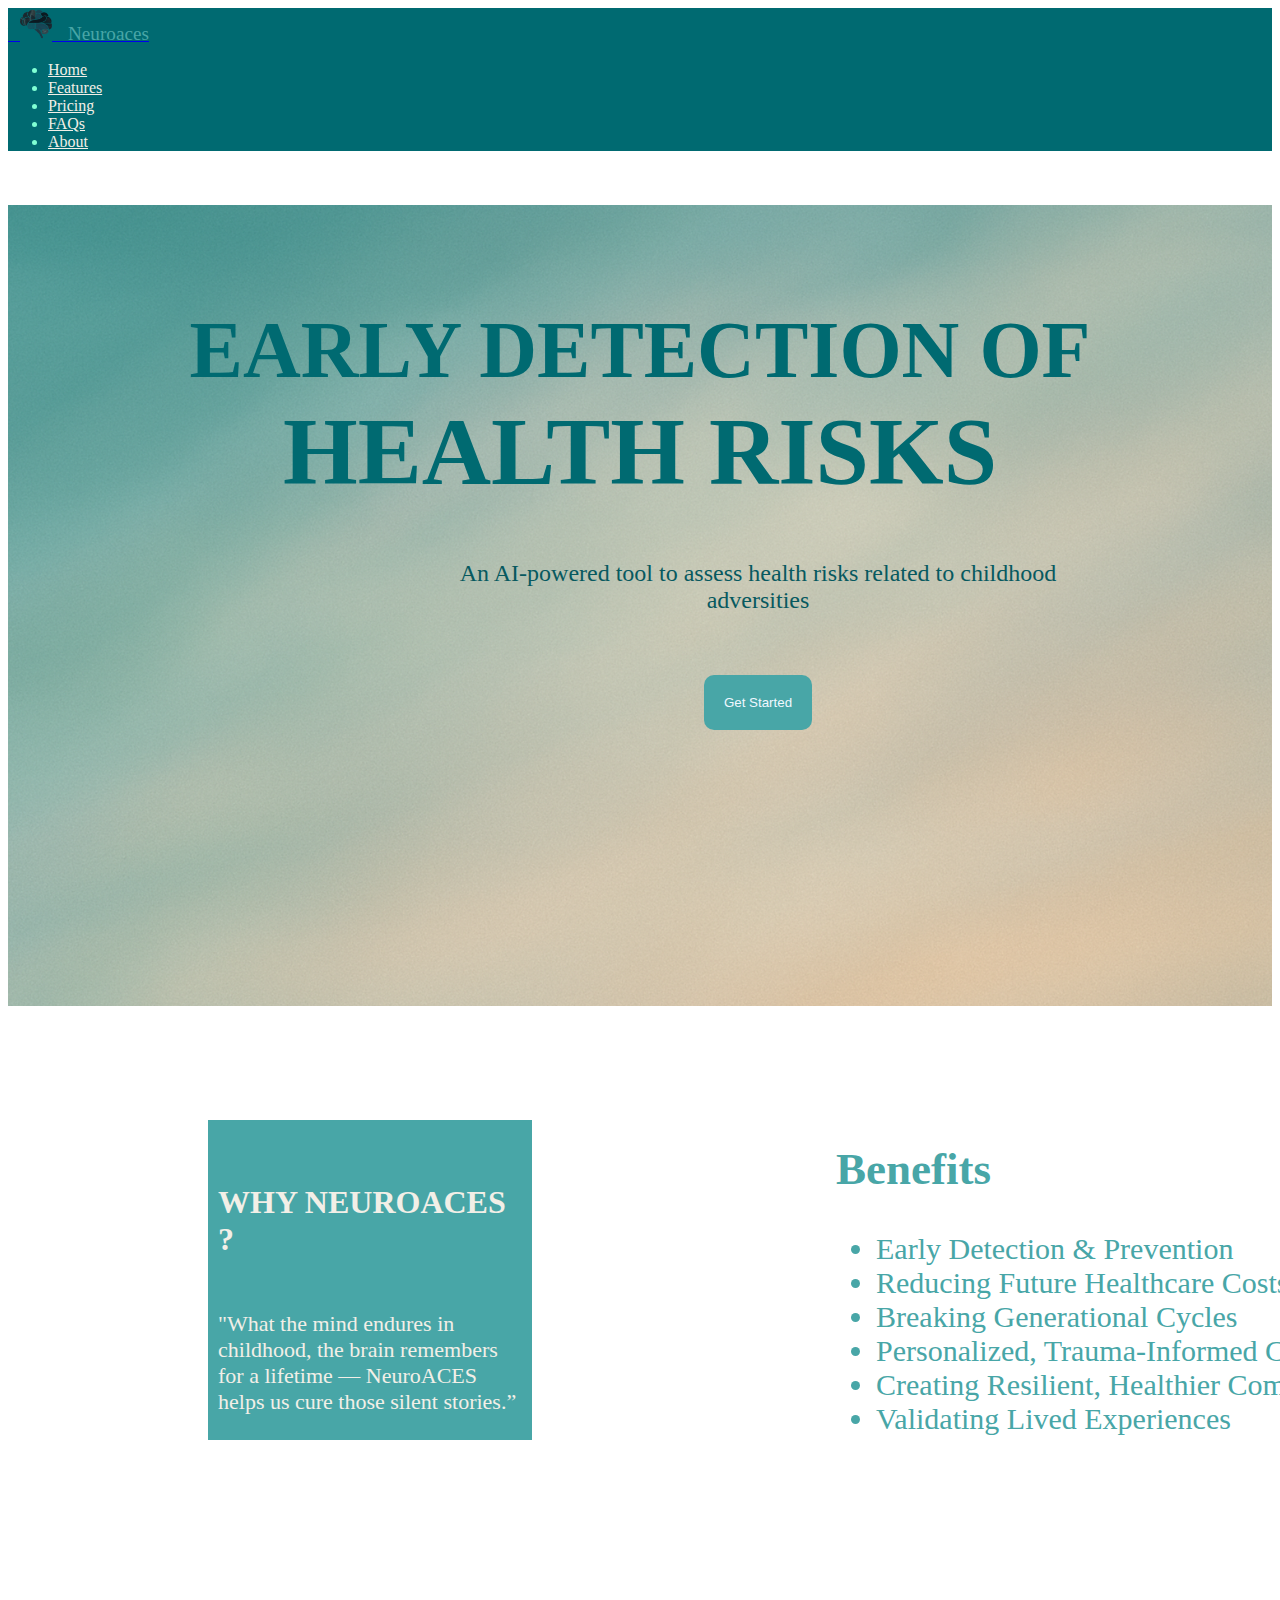
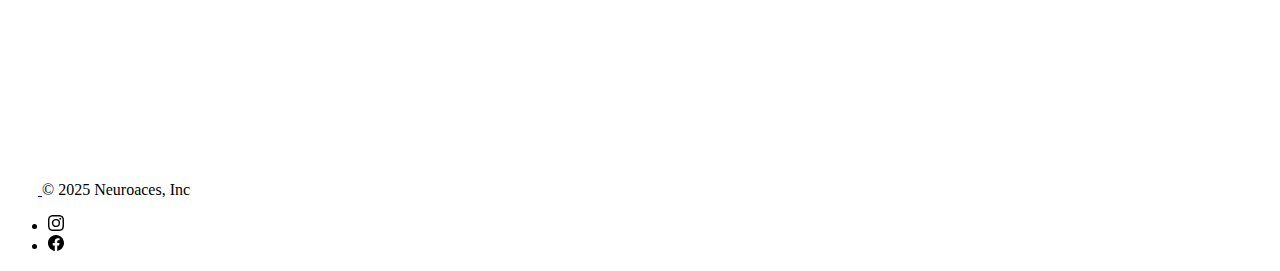
<file: templates/index.html>
<!DOCTYPE html>
<html lang="en">
<head>
  <meta charset="UTF-8">
  <meta name="viewport" content="width=device-width, initial-scale=1.0">
  <title>Neuroaces</title>
  <link rel="stylesheet" href="./style.css">
  <link href="https://cdn.jsdelivr.net/npm/bootstrap@5.3.5/dist/css/bootstrap.min.css" rel="stylesheet" integrity="sha384-SgOJa3DmI69IUzQ2PVdRZhwQ+dy64/BUtbMJw1MZ8t5HZApcHrRKUc4W0kG879m7" crossorigin="anonymous">
  <link rel="preconnect" href="https://fonts.googleapis.com">
<link rel="preconnect" href="https://fonts.gstatic.com" crossorigin>
<link href="https://fonts.googleapis.com/css2?family=Roboto:ital,wght@0,500;1,500&display=swap" rel="stylesheet">
<link rel="preconnect" href="https://fonts.googleapis.com">
<link rel="preconnect" href="https://fonts.gstatic.com" crossorigin>
<link href="https://fonts.googleapis.com/css2?family=Comic+Relief&display=swap" rel="stylesheet">
</head>
<body>
  <header class="d-flex flex-wrap justify-content-center py-3">
    <a href="/" class="d-flex align-items-center mb-3 mb-md-0 me-md-auto link-body-emphasis text-decoration-none">
      <span style="color:#006A71;">h</span>
       <img src="./assets/images/58493dcf-761f-46f6-9010-fcb7dda35679-removebg-preview.png" height="32" />
       <span style="color:#006A71;">h</span>
      <span class="fs-4" style="color: #48A6A7; font-size: larger;"> Neuroaces</span>
    </a>

    <ul class="nav nav-pills">
      <li class="nav-item" ><a href="#" class="nav-link " style="color:#F2EFE7;">Home</a></li>
      <li class="nav-item" ><a href="#" class="nav-link" style="color:#F2EFE7;">Features</a></li>
      <li class="nav-item"><a href="#" class="nav-link" style="color:#F2EFE7;">Pricing</a></li>
      <li class="nav-item"><a href="#" class="nav-link" style="color:#F2EFE7;">FAQs</a></li>
      <li class="nav-item"><a href="./explanation.html" class="nav-link" style="color:#F2EFE7;">About</a></li>
    </ul>
  </header>
  <div class="hero-section">
  <h1 style="color: #006A71;";>
  EARLY DETECTION OF
  <br/>
  <span style="font-size: larger;">HEALTH RISKS</span>
  </h1>
  <div class="descripton">
    <p style="color: #07595f;">
    An AI-powered tool to assess health risks related to childhood adversities
    </p>
    
    <br>
    <button class="button2"><a class="button2_text" href="./input.html">Get Started</a></button>
 </div>
 </div>
   



  <!------------------------------------------------------------------->

  <div class="info-section">
  <div class="card" style="width: 19rem;" id="card1">
    <div class="card-body">
      <h5 class="card-title" style="font-size: 2rem;">WHY NEUROACES ?</h5>

      <p class="card-text" style="font-size: 22px;">"What the mind endures in childhood, the brain remembers for a lifetime — NeuroACES helps us cure those silent stories.”
     
    </div>
  </div>
   <div class="Benefits">
   <h2 style="color: #48A6A7;">Benefits</h2>
   <ul style="color: #48A6A7;">
      <li>Early Detection & Prevention</li>
      <li> Reducing Future Healthcare Costs</li>
      <li>Breaking Generational Cycles</li>
      <li>Personalized, Trauma-Informed Care</li>
      <li>Creating Resilient, Healthier Communities</li>
      <li> Validating Lived Experiences</li>
   </ul>
  </div>
  </div>

<!------------------------------------------------------------------->


  <div class="footer">

    <div class="container">
      <footer class="d-flex flex-wrap justify-content-between align-items-center py-3 my-4 border-top">
        <div class="col-md-4 d-flex align-items-center">
          <a href="/" class="mb-3 me-2 mb-md-0 text-body-secondary text-decoration-none lh-1" aria-label="Bootstrap">
            <svg class="bi" width="30" height="24" aria-hidden="true"><use xlink:href="#bootstrap"></use></svg>
          </a>
          <span class="mb-3 mb-md-0 text-body-secondary">© 2025 Neuroaces, Inc</span>
        </div>
    
        <ul class="nav col-md-4 justify-content-end list-unstyled d-flex">
          <li class="ms-3"><a class="text-body-secondary" href="https://www.instagram.com/?flo=true" aria-label="Instagram"><img src="./assets/images/instagram.svg"></a></li>
          <li class="ms-3"><a class="text-body-secondary" href="https://www.facebook.com/" aria-label="Facebook"><img src="./assets/images/facebook.svg"></a></li>
        </ul>
      </footer>
    </div>


    
  </div>
  

  
</body>
</html>
</file>
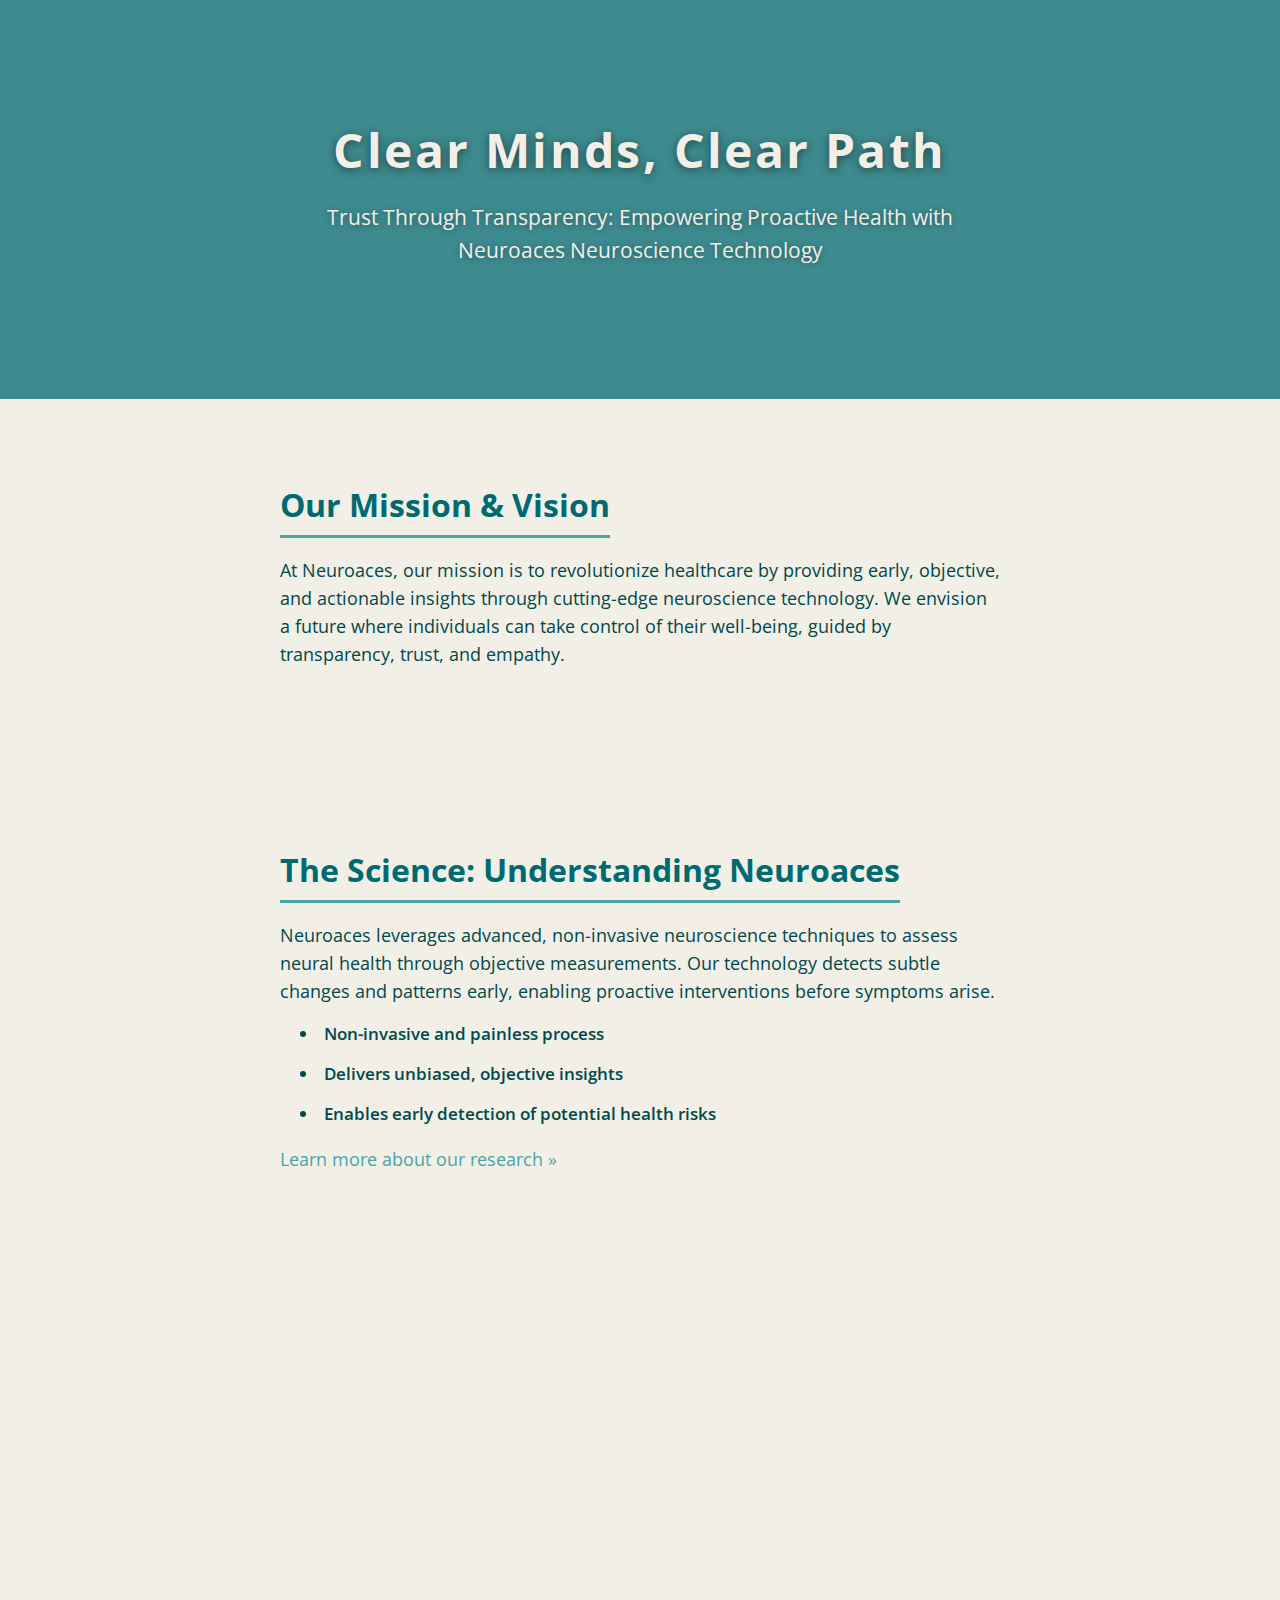
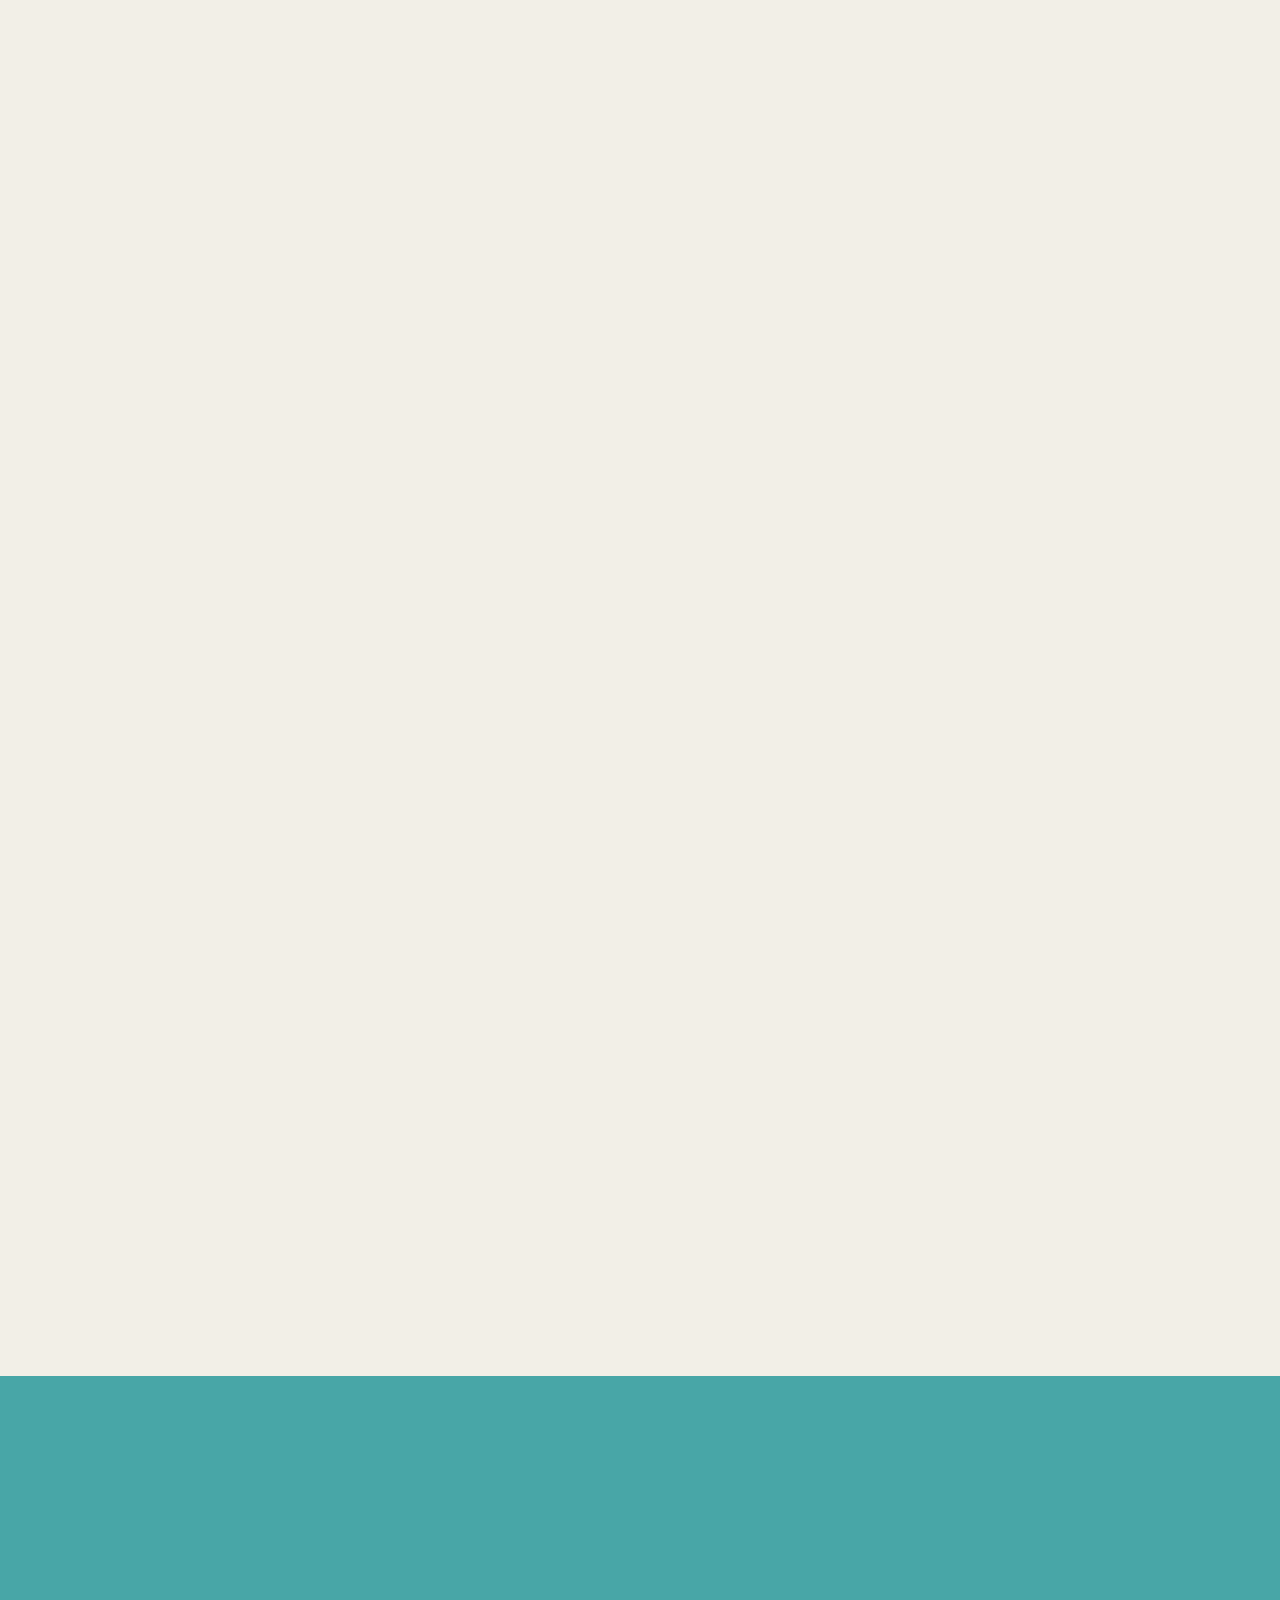
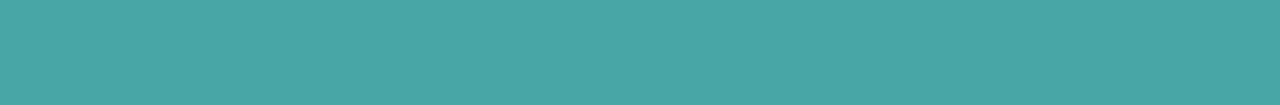
<file: templates/hello.html>
<!DOCTYPE html>
<html lang="en">
<head>
<meta charset="UTF-8" />
<meta name="viewport" content="width=device-width, initial-scale=1" />
<title>About Neuroaces - Clear Minds, Clear Path</title>
<style>
  @import url('https://fonts.googleapis.com/css2?family=Open+Sans:wght@400;600;700&display=swap');

  /* CSS Reset */
  *, *::before, *::after {
    box-sizing: border-box;
  }
  body {
    margin:0; padding:0;
    font-family: 'Open Sans', sans-serif;
    background-color: #F2EFE7;
    color: #006A71;
    line-height: 1.6;
    -webkit-font-smoothing: antialiased;
    -moz-osx-font-smoothing: grayscale;
  }
  a {
    color: #48A6A7;
    text-decoration: none;
    transition: color 0.3s ease;
  }
  a:hover, a:focus {
    color: #006A71;
    outline: none;
  }
  h1,h2,h3 {
    color: #006A71;
    margin-top: 0;
  }
  h1 {
    font-size: 2.8rem;
    font-weight: 700;
    letter-spacing: 0.05em;
    margin-bottom: 0.5rem;
    color: #00494C;
  }
  h2 {
    font-size: 2rem;
    font-weight: 700;
    margin-bottom: 1rem;
    border-bottom: 3px solid #48A6A7;
    padding-bottom: 0.3rem;
    max-width: fit-content;
  }
  h3 {
    font-size: 1.3rem;
    font-weight: 600;
    margin-bottom: 0.4rem;
  }
  p {
    max-width: 720px;
    margin-bottom: 1.25rem;
    color: #00494C;
  }

  /* Container */
  .container {
    width: 90%;
    max-width: 1100px;
    margin: 0 auto;
  }

  /* Hero Section */
  header.hero {
    position: relative;
    background: url('https://images.unsplash.com/photo-1534759846110-9e9d97f4b4d8?auto=format&fit=crop&w=1470&q=80') no-repeat center center/cover;
    color: #F2EFE7;
    padding: 7rem 1.5rem 7rem 1.5rem;
    text-align: center;
  }
  header.hero::after {
    content: '';
    position: absolute;
    inset: 0;
    background: rgba(0, 106, 113, 0.75);
    z-index: 0;
  }
  header.hero .hero-content {
    position: relative;
    max-width: 700px;
    margin: 0 auto;
    z-index: 1;
  }
  header.hero h1 {
    font-size: 3rem;
    text-shadow: 0 2px 10px rgba(0,0,0,0.5);
  }
  header.hero p {
    font-size: 1.3rem;
    font-weight: 400;
    margin-top: 0.75rem;
    text-shadow: 0 1px 6px rgba(0,0,0,0.4);
  }

  /* Content Sections Full Width (images removed) */
  .content-section {
    padding: 5rem 0;
    max-width: 720px;
    margin-left: auto;
    margin-right: auto;
  }
  .content-section h2 {
    margin-bottom: 1rem;
  }
  .content-section p {
    font-size: 1.1rem;
    font-weight: 400;
    color: #00494C;
    margin-bottom: 1rem;
  }
  ul.features-list {
    padding-left: 1.25rem;
    color: #00494C;
    font-weight: 600;
    font-size: 1.05rem;
    margin-top: 1rem;
  }
  ul.features-list li {
    margin-bottom: 0.8rem;
    list-style-position: inside;
  }

  /* Team Section */
  section.team {
    background: #9ACBD0;
    border-radius: 15px;
    padding: 4rem 1.5rem;
    text-align: center;
    margin-bottom: 5rem;
    box-shadow: 0 10px 25px rgba(0,106,113,0.15);
  }
  section.team h2 {
    color: #00494C;
    margin-bottom: 3rem;
  }
  .team-grid {
    display: grid;
    gap: 2rem;
    grid-template-columns: repeat(auto-fit,minmax(250px,1fr));
    max-width: 1100px;
    margin: 0 auto;
  }
  .team-member {
    background: #48A6A7;
    color: #F2EFE7;
    border-radius: 15px;
    padding: 1.5rem 1.3rem;
    box-shadow: 0 7px 20px rgba(0,106,113,0.25);
    transition: transform 0.3s ease;
  }
  .team-member:hover, .team-member:focus-within {
    transform: translateY(-6px);
    box-shadow: 0 12px 30px rgba(0,106,113,0.35);
    outline: none;
  }
  .team-member img {
    border-radius: 50%;
    width: 120px;
    height: 120px;
    object-fit: cover;
    border: 4px solid #F2EFE7;
    margin-bottom: 1rem;
  }
  .team-member h3 {
    margin-bottom: 0.3rem;
    font-weight: 700;
  }
  .team-member p {
    font-weight: 400;
    font-size: 1rem;
    line-height: 1.3;
  }

  /* Core Values */
  section.values {
    margin-bottom: 5rem;
    text-align: center;
  }
  section.values h2 {
    margin-bottom: 3rem;
    color: #006A71;
  }
  .values-grid {
    display: grid;
    gap: 2rem 3rem;
    grid-template-columns: repeat(auto-fit,minmax(220px,1fr));
    max-width: 1100px;
    margin: 0 auto;
  }
  .value-card {
    background: #48A6A7;
    border-radius: 12px;
    color: #F2EFE7;
    padding: 2rem 1.5rem;
    box-shadow: 0 7px 18px rgba(0,106,113,0.3);
    transition: background-color 0.3s ease;
  }
  .value-card:hover, .value-card:focus-within {
    background-color: #006A71;
    outline: none;
    cursor: default;
  }
  .value-card h3 {
    margin-bottom: 1rem;
  }
  .value-card p {
    font-size: 1rem;
    line-height: 1.4;
  }

  /* Trust & Credibility */
  section.trust {
    background: #E8EEED;
    padding: 3rem 1.5rem;
    border-radius: 15px;
    max-width: 900px;
    margin: 0 auto 6rem auto;
    box-shadow: 0 8px 25px rgba(0,106,113,0.12);
    color: #006A71;
    text-align: center;
  }
  section.trust h2 {
    margin-bottom: 2rem;
  }
  section.trust ul {
    list-style: none;
    padding: 0;
    font-size: 1.15rem;
    font-weight: 600;
    line-height: 1.6;
    max-width: 480px;
    margin: 0 auto;
  }
  section.trust ul li {
    position: relative;
    padding-left: 25px;
    margin-bottom: 1.4rem;
  }
  section.trust ul li::before {
    content: "✔";
    position: absolute;
    left: 0;
    top: 0;
    color: #48A6A7;
    font-weight: bold;
    font-size: 1.5rem;
    line-height: 1;
  }

  /* Call To Action Footer */
  footer {
    background: #48A6A7;
    color: #F2EFE7;
    text-align: center;
    padding: 4rem 1.5rem;
  }
  footer h2 {
    margin-bottom: 1rem;
    font-size: 2rem;
  }
  footer p {
    margin-bottom: 2rem;
    font-weight: 600;
    font-size: 1.2rem;
  }
  footer a.cta-btn {
    background: #006A71;
    color: #F2EFE7;
    padding: 1rem 2.5rem;
    border-radius: 40px;
    font-weight: 700;
    text-transform: uppercase;
    font-size: 1.1rem;
    box-shadow: 0 7px 20px rgba(0,106,113,0.5);
    transition: background-color 0.3s ease;
    display: inline-block;
  }
  footer a.cta-btn:hover,
  footer a.cta-btn:focus {
    background-color: #00494C;
    outline: none;
  }

  /* Simple fade-in and up animation */
  .fadeup {
    opacity: 0;
    transform: translateY(30px);
    transition: opacity 0.8s ease, transform 0.8s ease;
  }
  .fadeup.visible {
    opacity: 1;
    transform: translateY(0);
  }

  /* Responsive */
  @media (max-width: 900px) {
    .content-section {
      max-width: 100%;
    }
  }
  @media (max-width: 480px) {
    header.hero h1 {
      font-size: 2.2rem;
    }
    header.hero p {
      font-size: 1rem;
    }
    footer h2 {
      font-size: 1.5rem;
    }
    footer p {
      font-size: 1rem;
    }
  }
</style>
</head>
<body>
<header class="hero" role="banner" aria-label="Hero banner introducing Neuroaces">
  <div class="hero-content fadeup">
    <h1 style="color: #F2EFE7;">Clear Minds, Clear Path</h1>
    <p style="color: #F2EFE7;">Trust Through Transparency: Empowering Proactive Health with Neuroaces Neuroscience Technology</p>
  </div>
</header>

<main class="container">
  <section class="content-section fadeup" aria-labelledby="mission-vision-title">
    <div class="content-text">
      <h2 id="mission-vision-title">Our Mission &amp; Vision</h2>
      <p>At Neuroaces, our mission is to revolutionize healthcare by providing early, objective, and actionable insights through cutting-edge neuroscience technology. We envision a future where individuals can take control of their well-being, guided by transparency, trust, and empathy.</p>
    </div>
  </section>

  <section class="content-section fadeup" aria-labelledby="science-section-title">
    <div class="content-text">
      <h2 id="science-section-title">The Science: Understanding Neuroaces</h2>
      <p>Neuroaces leverages advanced, non-invasive neuroscience techniques to assess neural health through objective measurements. Our technology detects subtle changes and patterns early, enabling proactive interventions before symptoms arise.</p>
      <ul class="features-list">
        <li>Non-invasive and painless process</li>
        <li>Delivers unbiased, objective insights</li>
        <li>Enables early detection of potential health risks</li>
      </ul>
      <p><a href="#" aria-label="Learn more about our research">Learn more about our research &raquo;</a></p>
    </div>
  </section>

  <section class="team fadeup" aria-labelledby="team-title">
    <h2 id="team-title">Meet Our Team</h2>
    <div class="team-grid">
      <article class="team-member" tabindex="0" aria-label="Saleha Asim, Chief Neurologist">
        <img src="./assets/images/Profile_Icon.jpg" alt="Saleha Asim" loading="lazy" />
        <h3 style="color: #F2EFE7;">Saleha Asim</h3>
        
      </article>
      <article class="team-member" tabindex="0" aria-label="Maryam Sajid, Lead Researcher">
        <img src="./assets/images/Profile_Icon.jpg" alt="Maryam Sajid" loading="lazy" />
        <h3 style="color: #F2EFE7;">Maryam Sajid</h3>
        
      </article>
      <article class="team-member" tabindex="0" aria-label="Arooj Fatima, Data Scientist">
        <img src="./assets/images/Profile_Icon.jpg" alt="Arooj Fatima" loading="lazy" />
        <h3 style="color: #F2EFE7;">Arooj Fatima</h3>
        
      </article>
      <article class="team-member" tabindex="0" aria-label="Fatima Afzal, Biomedical Engineer">
        <img src="./assets/images/Profile_Icon.jpg" alt="Fatima Afzal" loading="lazy" />
        <h3 style="color: #F2EFE7;">Fatima Afzal</h3>
        
      </article>
      <article class="team-member" tabindex="0" aria-label="Mishkaat Noor, Biomedical Engineer">
        <img src="./assets/images/Profile_Icon.jpg" alt="Mishkaat Noor" loading="lazy" />
        <h3 style="color: #F2EFE7;">Mishkaat Noor</h3>
        
      </article>
      <article class="team-member" tabindex="0" aria-label="Hania Fahad, Biomedical Engineer">
        <img src="./assets/images/Profile_Icon.jpg" alt="Hania Fahad" loading="lazy" />
        <h3 style="color: #F2EFE7;">Hania Fahad</h3>
        
      </article>
    </div>
  </section>

  <section class="values fadeup" aria-labelledby="values-title">
    <h2 id="values-title">Our Core Values</h2>
    <div class="values-grid">
      <div class="value-card" tabindex="0">
        <h3 style="color: #F2EFE7;">Empathy</h3>
        <p style="color: #F2EFE7;">We put patients first, fostering understanding and compassionate care.</p>
      </div>
      <div class="value-card" tabindex="0">
        <h3 style="color: #F2EFE7;">Scientific Rigor</h3>
        <p style="color: #F2EFE7;">Our innovations are grounded in robust, peer-reviewed neuroscience.</p>
      </div>
      <div class="value-card" tabindex="0">
        <h3 style="color: #F2EFE7;">Patient Privacy</h3>
        <p style="color: #F2EFE7;">We strictly protect your data, adhering to the highest privacy standards.</p>
      </div>
      <div class="value-card" tabindex="0">
        <h3 style="color: #F2EFE7;">Transparency</h3>
        <p style="color: #F2EFE7;">We believe trust is built through openness and honest communication.</p>
      </div>
    </div>
  </section>

  <section class="trust fadeup" aria-labelledby="trust-title">
    <h2 id="trust-title">Trust &amp; Credibility</h2>
    <ul>
      <li>HIPAA-compliant platform ensures data security</li>
      <li>End-to-end encryption for patient confidentiality</li>
      <li>Validated by peer-reviewed scientific studies</li>
      <li>Guided by leading neurologists and ethical experts</li>
    </ul>
  </section>
</main>

<footer>
  <div class="container fadeup">
    <h2>Take Charge of Your Brain Health Today</h2>
    <p>Discover how Neuroaces can help you stay proactive and informed.</p>
    <a href="#contact" class="cta-btn" role="button">Contact Us</a>
  </div>
</footer>

<script>
  // Scroll based fade-up animation
  document.addEventListener('DOMContentLoaded', () => {
    const fadeEls = document.querySelectorAll('.fadeup');
    const observer = new IntersectionObserver((entries, obs) => {
      entries.forEach(e => {
        if(e.isIntersecting) {
          e.target.classList.add('visible');
          obs.unobserve(e.target);
        }
      });
    }, {threshold: 0.1});
    fadeEls.forEach(el => observer.observe(el));
  });
</script>
</body>
</html>
</file>
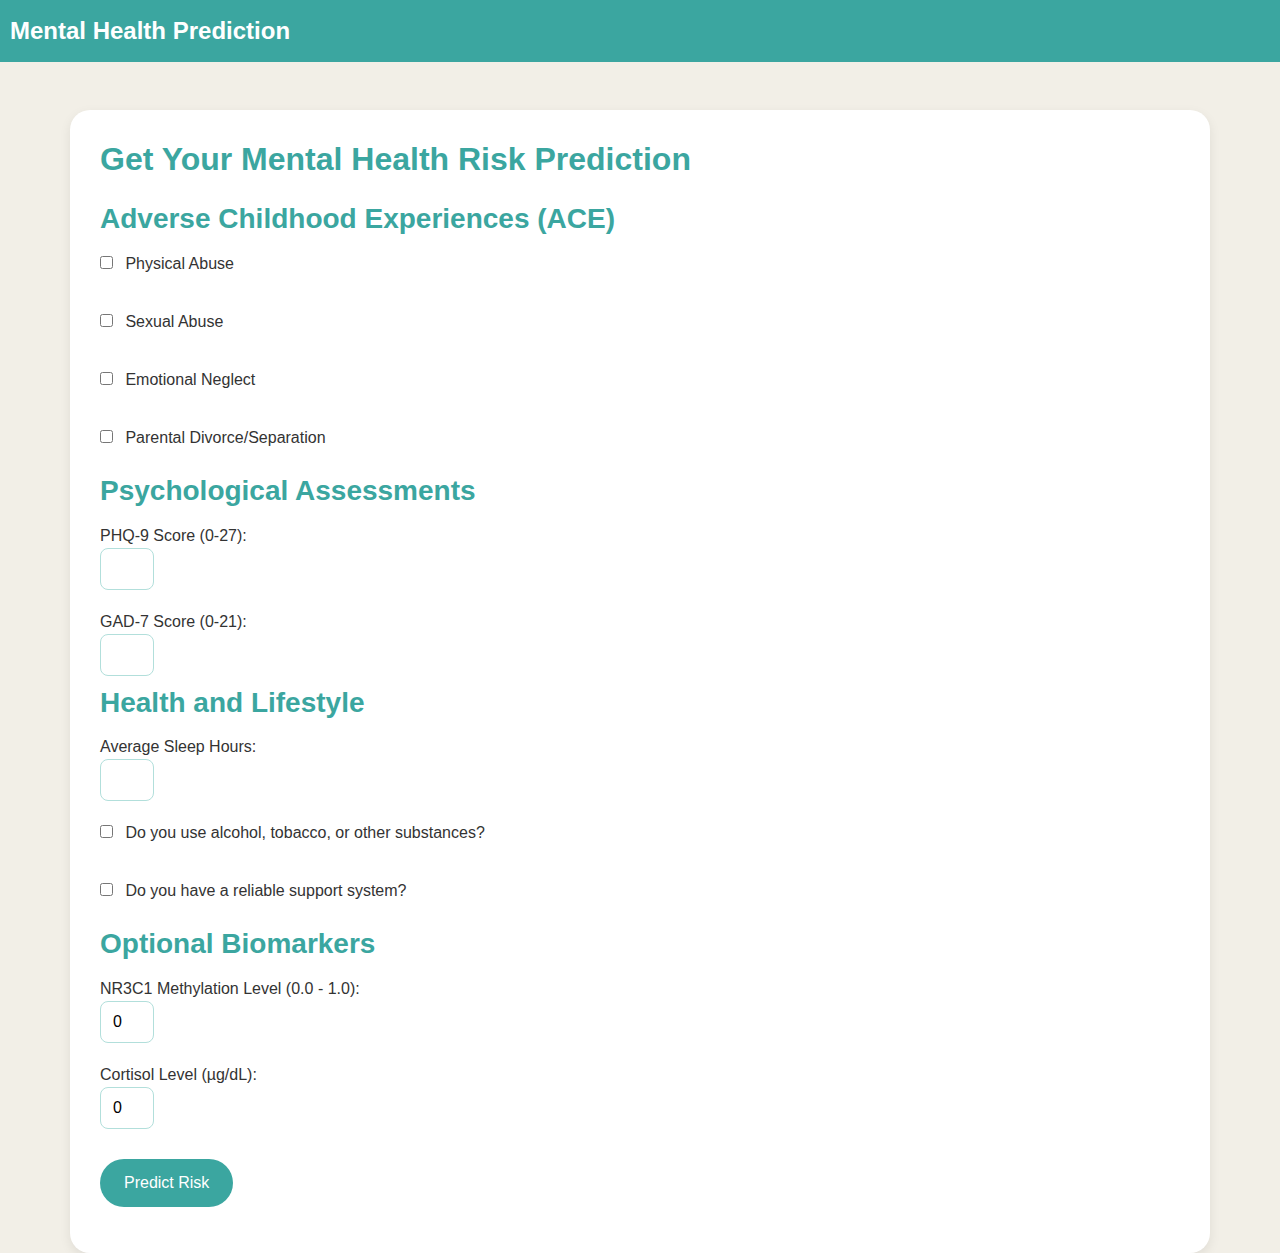
<file: templates/input.html>
<!-- Bootstrap CSS -->
<link href="https://cdn.jsdelivr.net/npm/bootstrap@5.3.3/dist/css/bootstrap.min.css" rel="stylesheet">

<!-- Bootstrap JS Bundle -->
<script src="https://cdn.jsdelivr.net/npm/bootstrap@5.3.3/dist/js/bootstrap.bundle.min.js"></script>

<!DOCTYPE html>
<html lang="en">

<head>
  <meta charset="UTF-8">
  <meta name="viewport" content="width=device-width, initial-scale=1.0">
  <title>Mental Health Risk Prediction</title>
  <style>
  body {
    background: #F2EFE7;
    font-family: 'Segoe UI', sans-serif;
    color: #333;
  }

  .navbar {
    background-color: #3ba6a0 !important;
  }

  .navbar-brand {
    color: #ffffff !important;
    font-weight: bold;
    font-size: 1.5rem;
    margin-left: 10px;
  }

  h2, h3 {
    color: #3ba6a0;
    font-weight: 600;
    margin-bottom: 1rem;
  }

  .container {
    background: #ffffff;
    padding: 30px;
    border-radius: 20px;
    box-shadow: 0 4px 12px rgba(0,0,0,0.08);
  }

  form label {
    font-weight: 500;
    margin-top: 10px;
    display: block;
  }

  input[type="number"], input[type="text"], input[type="email"] {
    width: 5%;
    padding: 8px 12px;
    border: 1px solid #b2dfdb;
    border-radius: 8px;
    margin-bottom: 10px;
  }

  input[type="checkbox"] {
    margin-right: 8px;
  }

  button[type="submit"] {
    background-color: #3ba6a0;
    color: #fff;
    font-family: Arial, Helvetica, sans-serif;
    border: none;
    padding: 12px 24px;
    border-radius: 30px;
    font-size: 1rem;
    margin-top: 20px;
    transition: background-color 0.3s ease;
  }

  button[type="submit"]:hover {
    background-color: #2d7d78;
    font-weight: bold;
  }

  a {
    text-decoration: none;
    color: #3ba6a0;
  }

  a:hover {
    text-decoration: underline;
  }
</style>

</head>


<body> <!--all visible content goes here-->
  <!-- Example navbar (optional) -->
  <nav class="navbar navbar-expand-lg navbar-light bg-light">
    <a class="navbar-brand">Mental Health Prediction</a>
  </nav>

  <!-- Main content inside body -->
  <div class="container mt-5">
    <h2 class="mb-4">Get Your Mental Health Risk Prediction</h2>

    <form id="riskForm" method="post" action="{{ url_for('main.hello') }}">
      <h3>Adverse Childhood Experiences (ACE)</h3>
      <label><input type="checkbox" name="ACE_PhysicalAbuse"> Physical Abuse</label><br>
      <label><input type="checkbox" name="ACE_SexualAbuse"> Sexual Abuse</label><br>
      <label><input type="checkbox" name="ACE_EmotionalNeglect"> Emotional Neglect</label><br>
      <label><input type="checkbox" name="ACE_ParentalDivorce"> Parental Divorce/Separation</label><br>
    
      <h3>Psychological Assessments</h3>
      <label>PHQ-9 Score (0-27):</label>
      <input type="number" name="PHQ9_Score" min="0" max="27" required><br>
    
      <label>GAD-7 Score (0-21):</label>
      <input type="number" name="GAD7_Score" min="0" max="21" required><br>
    
      <h3>Health and Lifestyle</h3>
      <label>Average Sleep Hours:</label>
      <input type="number" name="Sleep_Hours" step="0.1" min="0" max="24" required><br>
    
      <label><input type="checkbox" name="Substance_Use"> Do you use alcohol, tobacco, or other substances?</label><br>
      <label><input type="checkbox" name="Support_System"> Do you have a reliable support system?</label><br>
    
      <h3>Optional Biomarkers</h3>
      <label>NR3C1 Methylation Level (0.0 - 1.0):</label>
      <input type="number" name="NR3C1_Methylation" step="0.01" min="0" max="1" value="0"><br>
    
      <label>Cortisol Level (µg/dL):</label>
      <input type="number" name="Cortisol_Level" step="0.1" min="0" value="0"><br>
    
      <button type="submit">Predict Risk</button>
    </form>
    
  </div>

  <!-- Bootstrap JS and dependencies (optional) -->
  <script src="https://code.jquery.com/jquery-3.5.1.slim.min.js"></script>
  <script src="https://cdn.jsdelivr.net/npm/@popperjs/core@2.5.3/dist/umd/popper.min.js"></script>
  <script src="https://stackpath.bootstrapcdn.com/bootstrap/4.5.2/js/bootstrap.min.js"></script>
</body>
</html>
</file>
<file: templates/style.css>
header{
    background-color:#006A71 ;
    color: aquamarine;
}
h1{
    text-align:center;
    font-size: 5rem ;
    position: relative;
    top: 100px;
   
}
.hero-section{
    background-color: #F2EFE7;
    height: 600px;
}
#card1{
    position: relative;
    left: 200px;
    top: 80px;
    display: inline-block;
    height: 300px;
    background-color: #48A6A7;     
    color: #F2EFE7;
    padding: 10px;
}
.info-section{
    height: 500px;
    height: 85vh;

}
.Benefits{
    font-family: "ComicComic Relief";
    font-size: 30px;
    display: inline-block;
    position: relative;
    left: 500px;
    top: 100px;
}
.hero-section{
    background-image: url('assets/images/Hero-section.png');
    background-size: cover;
    background-position: center;
    background-repeat: no-repeat;
    height: 89vh;
}
button{
    height: 50px;
    background-color: #48A6A7;
    border: none;
    padding: 10px;
    border-radius: 10px;
}
.descripton{
    font-size: 24px;
    width: 600px;
    text-align: center;
    position: relative;
    top: 100px;
    left: 450px;
}
.button2{
    height: 55px;
    margin: 10px;
    padding-bottom: 10px;
    border-radius:10px ;
   
}

.button2{
    padding-left: 20px;
    padding-right: 20px;
}
.button2_text{
    text-decoration: none;
    color: aliceblue;
}
.navbar{
    background-color: #48A6A7;
}
</file>
